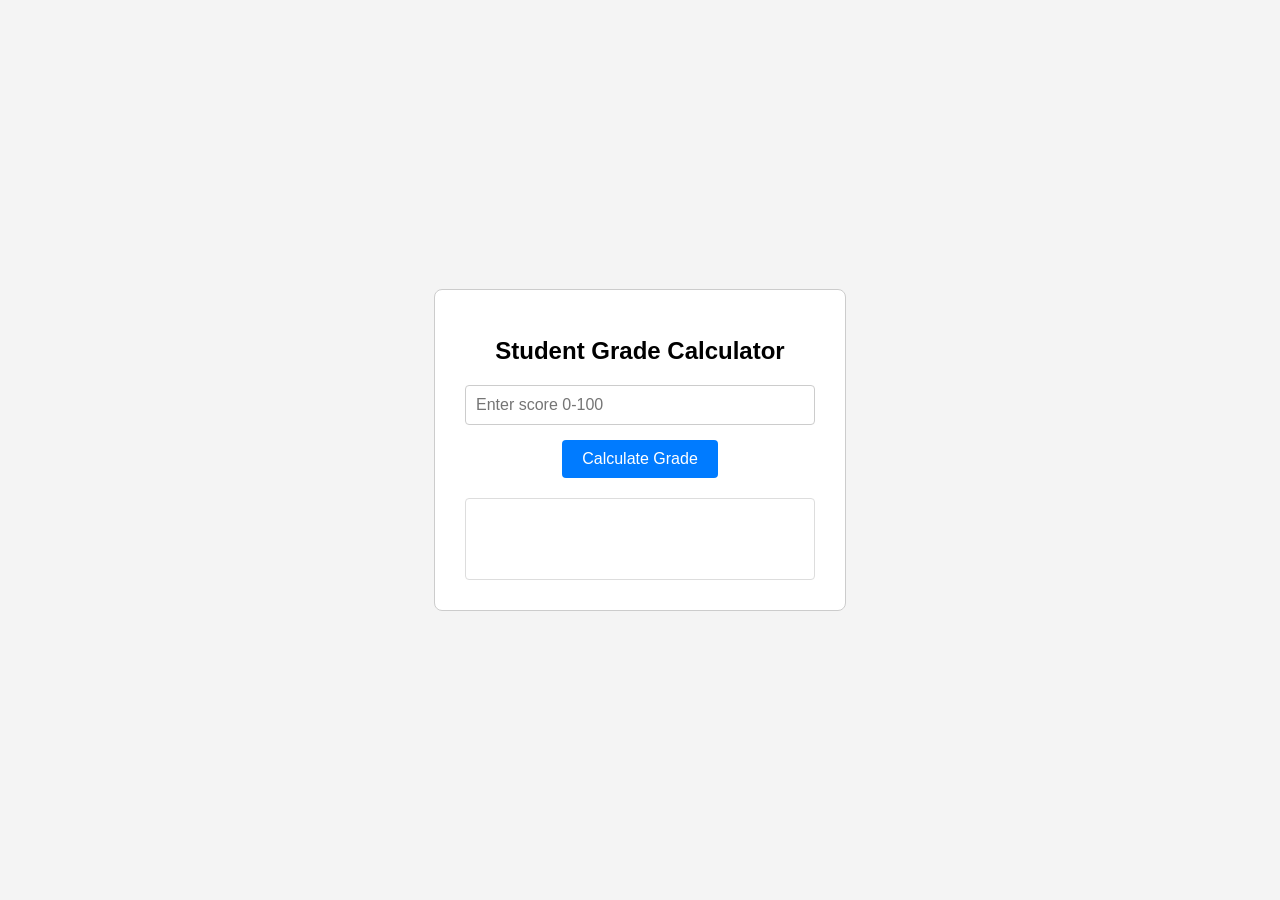
<file: DOM/index.html>
<!DOCTYPE html>
<html lang="en">
<head>
<meta charset="UTF-8">
<meta name="viewport" content="width=device-width, initial-scale=1.0">
<title>Student Grade Calculator</title>
<link rel="stylesheet" href="style.css">
</head>
<body>

<div class="container">
  <h1>Student Grade Calculator</h1>
  
  <input type="number" id="scoreInput" placeholder="Enter score 0-100">
  <br>
  <button id="calcBtn">Calculate Grade</button>
  
  <div id="results"></div>
</div>

<script src="script.js"></script>
</body>
</html>
</file>
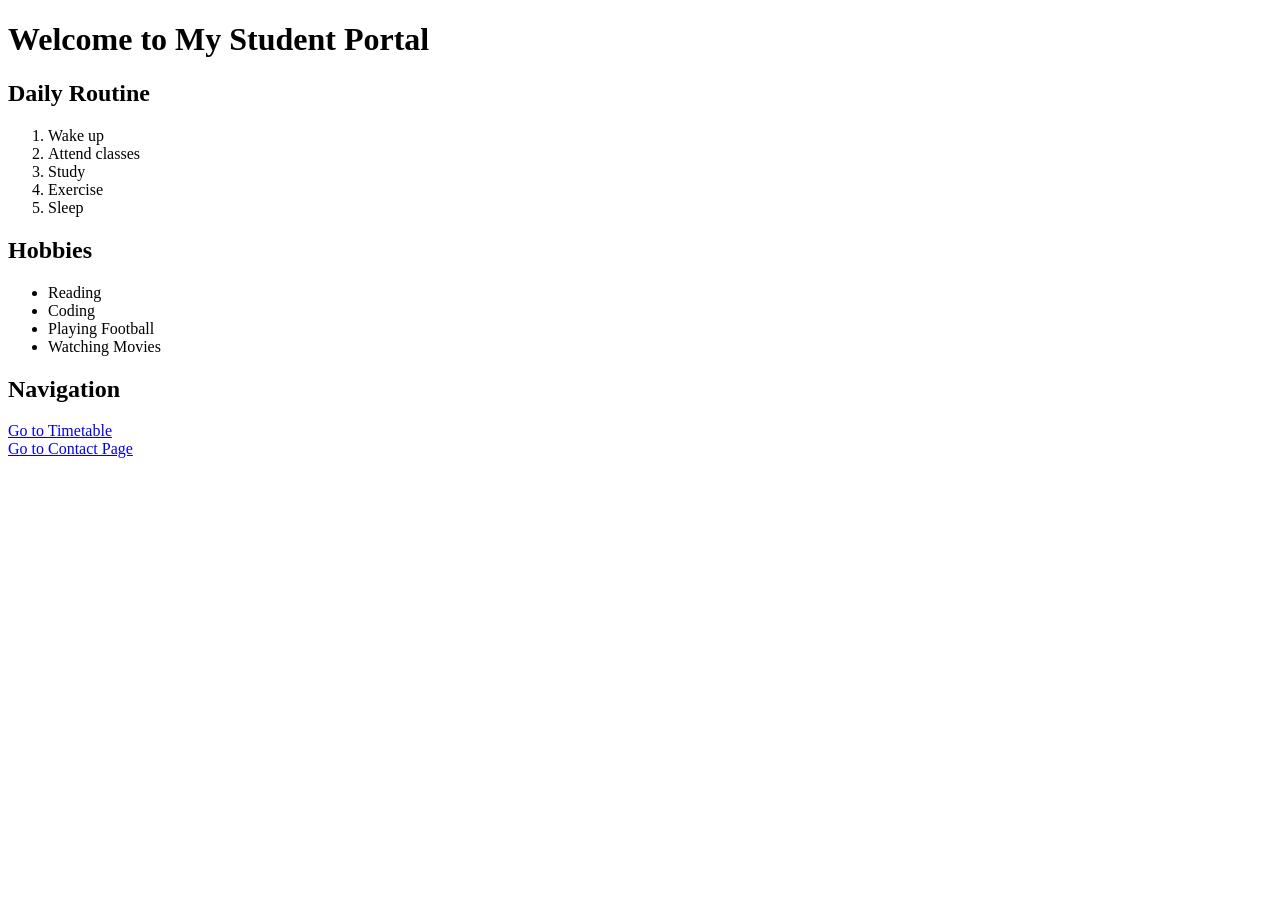
<file: week-02/index.html>
<!DOCTYPE html>
<html lang="en">
<head>
    <meta charset="UTF-8">
    <title>Home - Student Portal</title>
</head>
<body>

    <h1>Welcome to My Student Portal</h1>

    <h2>Daily Routine</h2>
    <ol>
        <li>Wake up</li>
        <li>Attend classes</li>
        <li>Study</li>
        <li>Exercise</li>
        <li>Sleep</li>
    </ol>

    <h2>Hobbies</h2>
    <ul>
        <li>Reading</li>
        <li>Coding</li>
        <li>Playing Football</li>
        <li>Watching Movies</li>
    </ul>

    <h2>Navigation</h2>
    <a href="timetable.html">Go to Timetable</a><br>
    <a href="contact.html">Go to Contact Page</a>

</body>
</html>
</file>
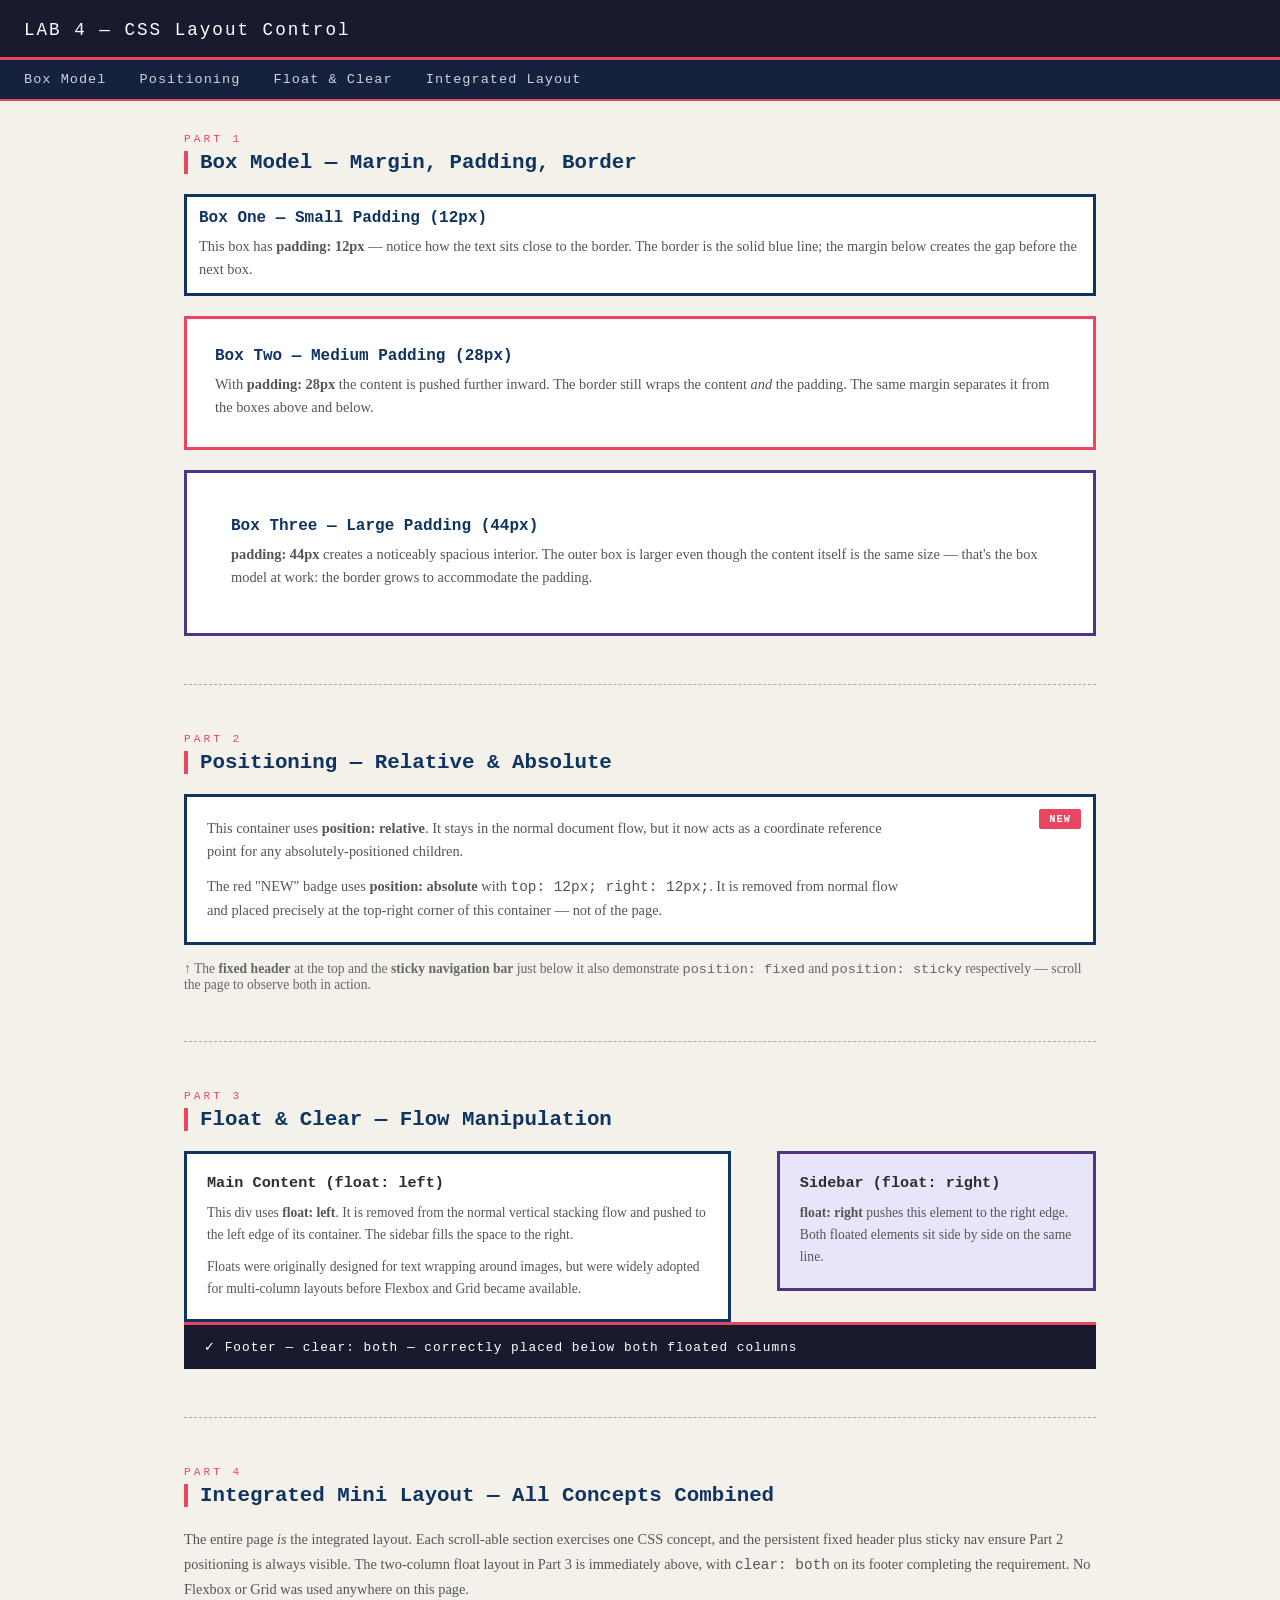
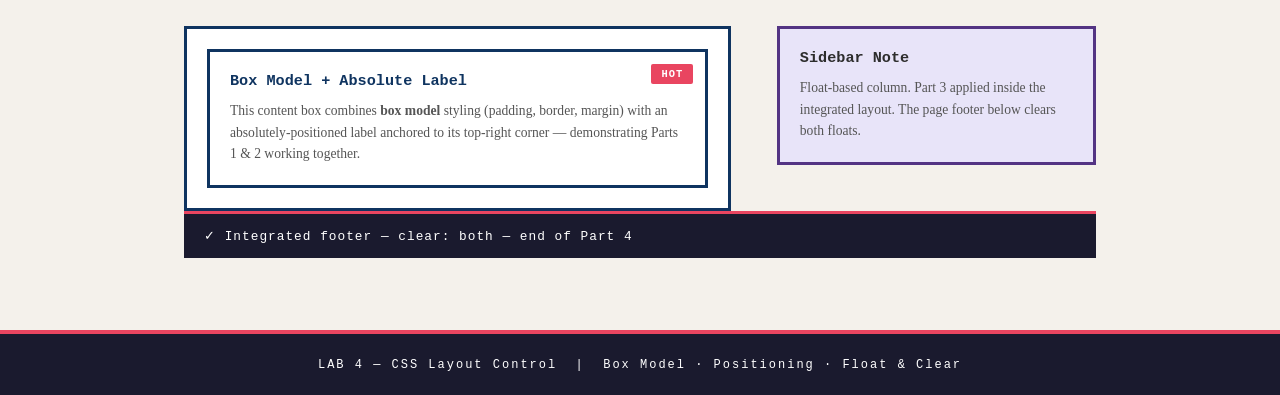
<file: week-04/index.html>
<!DOCTYPE html>
<html lang="en">
<head>
  <meta charset="UTF-8" />
  <meta name="viewport" content="width=device-width, initial-scale=1.0" />
  <title>LAB 4 — CSS Layout Control</title>
  <link rel="stylesheet" href="styles.css" />
</head>
<body>

  <!-- 
       PART 2 — FIXED HEADER
       position: fixed → stays visible even while scrolling.
       Taken out of normal document flow; body has padding-top
       in CSS to compensate so content isn't hidden behind it.
        -->
  <header class="fixed-header">
    LAB 4 — CSS Layout Control
  </header>

  <!--  
       PART 2 — STICKY NAVIGATION BAR
       position: sticky → scrolls normally until top: 0 is reached,
       then "sticks" in place until the parent element leaves view.
        -->
  <nav class="sticky-nav">
    <a href="#part1">Box Model</a>
    <a href="#part2">Positioning</a>
    <a href="#part3">Float &amp; Clear</a>
    <a href="#part4">Integrated Layout</a>
  </nav>

  <main class="page-wrapper">

    <!-- 
         PART 1 — BOX MODEL
         Every HTML element is a rectangular box:
           Content → Padding → Border → Margin
         The three .box elements below each use different padding
         values so the visual difference is immediately obvious.
          -->
    <section id="part1">
      <p class="section-label">Part 1</p>
      <h2 class="section-title">Box Model — Margin, Padding, Border</h2>

      <div class="box-stack">

        <!-- Box 1: small padding (12px) -->
        <div class="box box-1">
          <h3>Box One — Small Padding (12px)</h3>
          <p>
            This box has <strong>padding: 12px</strong> — notice how the text
            sits close to the border. The border is the solid blue line;
            the margin below creates the gap before the next box.
          </p>
        </div>

        <!-- Box 2: medium padding (28px) -->
        <div class="box box-2">
          <h3>Box Two — Medium Padding (28px)</h3>
          <p>
            With <strong>padding: 28px</strong> the content is pushed further
            inward. The border still wraps the content <em>and</em> the padding.
            The same margin separates it from the boxes above and below.
          </p>
        </div>

        <!-- Box 3: large padding (44px) -->
        <div class="box box-3">
          <h3>Box Three — Large Padding (44px)</h3>
          <p>
            <strong>padding: 44px</strong> creates a noticeably spacious interior.
            The outer box is larger even though the content itself is the same size —
            that's the box model at work: the border grows to accommodate the padding.
          </p>
        </div>

      </div><!-- /.box-stack -->
    </section>

    <hr class="section-divider" />

    <!-- 
         PART 2 — POSITIONING
         .pos-container → position: relative
           Establishes a coordinate origin for its children.
           The element stays in normal flow.

         .pos-label → position: absolute
           Removed from normal flow and placed at top/right
           relative to the nearest positioned ancestor
           (which is .pos-container).
         -->
    <section id="part2">
      <p class="section-label">Part 2</p>
      <h2 class="section-title">Positioning — Relative &amp; Absolute</h2>

      <div class="pos-container">
        <!-- Label anchored to top-right corner of the container -->
        <span class="pos-label">NEW</span>

        <p>
          This container uses <strong>position: relative</strong>.
          It stays in the normal document flow, but it now acts as a
          coordinate reference point for any absolutely-positioned children.
        </p>
        <p style="margin-top:12px;">
          The red "NEW" badge uses <strong>position: absolute</strong> with
          <code>top: 12px; right: 12px;</code>. It is removed from normal flow
          and placed precisely at the top-right corner of this container —
          not of the page.
        </p>
      </div>

      <p style="margin-top:16px; font-size:0.85rem; color:#666;">
        ↑ The <strong>fixed header</strong> at the top and the
        <strong>sticky navigation bar</strong> just below it also
        demonstrate <code>position: fixed</code> and
        <code>position: sticky</code> respectively — scroll the page to
        observe both in action.
      </p>
    </section>

    <hr class="section-divider" />

    <!--
         PART 3 — FLOAT & CLEAR
         .main-content → float: left  (60% width)
         .sidebar      → float: right (35% width)
         .float-footer → clear: both

         Without clear: both the footer would collapse behind the
         floated columns because floats are taken out of normal flow
         and their parent loses track of their height.
          -->
    <section id="part3">
      <p class="section-label">Part 3</p>
      <h2 class="section-title">Float &amp; Clear — Flow Manipulation</h2>

      <div class="float-layout">

        <!-- Main content — floats left -->
        <div class="main-content">
          <h3>Main Content (float: left)</h3>
          <p>
            This div uses <strong>float: left</strong>. It is removed from the
            normal vertical stacking flow and pushed to the left edge of its
            container. The sidebar fills the space to the right.
          </p>
          <p style="margin-top:10px;">
            Floats were originally designed for text wrapping around images,
            but were widely adopted for multi-column layouts before Flexbox
            and Grid became available.
          </p>
        </div>

        <!-- Sidebar — floats right -->
        <div class="sidebar">
          <h3>Sidebar (float: right)</h3>
          <p>
            <strong>float: right</strong> pushes this element to the right edge.
            Both floated elements sit side by side on the same line.
          </p>
        </div>

        <!-- Footer — MUST clear both floats -->
        <footer class="float-footer">
          ✓ Footer — clear: both — correctly placed below both floated columns
        </footer>

      </div><!-- /.float-layout -->
    </section>

    <hr class="section-divider" />

    <!-- 
         PART 4 — INTEGRATED MINI LAYOUT
         All three concepts combined on one page:
           ✓ Fixed header (top of page)
           ✓ Sticky nav (below header)
           ✓ Box model (Part 1 boxes above)
           ✓ Absolute-positioned label (Part 2 container above)
           ✓ Float-based two-column layout (Part 3 above)
           ✓ Footer with clear: both
         No Flexbox. No Grid. Only box model, position, and float.
          -->
    <section id="part4">
      <p class="section-label">Part 4</p>
      <h2 class="section-title">Integrated Mini Layout — All Concepts Combined</h2>

      <p style="font-size:0.9rem; line-height:1.7; color:#555;">
        The entire page <em>is</em> the integrated layout. Each scroll-able section
        exercises one CSS concept, and the persistent fixed header plus sticky nav
        ensure Part 2 positioning is always visible. The two-column float layout
        in Part 3 is immediately above, with <code>clear: both</code> on its footer
        completing the requirement. No Flexbox or Grid was used anywhere on this page.
      </p>

      <!-- Extra floated demo to reinforce Part 4 integration -->
      <div class="float-layout" style="margin-top: 24px;">
        <div class="main-content">
          <div class="box" style="margin-bottom:0; border-color:#0f3460; padding:20px; position:relative;">
            <span class="pos-label">HOT</span>
            <h3>Box Model + Absolute Label</h3>
            <p>
              This content box combines <strong>box model</strong> styling
              (padding, border, margin) with an absolutely-positioned label
              anchored to its top-right corner — demonstrating Parts 1 &amp; 2
              working together.
            </p>
          </div>
        </div>

        <div class="sidebar">
          <h3>Sidebar Note</h3>
          <p>
            Float-based column. Part 3 applied inside the integrated layout.
            The page footer below clears both floats.
          </p>
        </div>

        <footer class="float-footer">
          ✓ Integrated footer — clear: both — end of Part 4
        </footer>
      </div>

    </section>

  </main>

  <!--  footer -->
  <footer class="page-footer">
    LAB 4 — CSS Layout Control &nbsp;|&nbsp; Box Model · Positioning · Float &amp; Clear
  </footer>

</body>
</html>
</file>
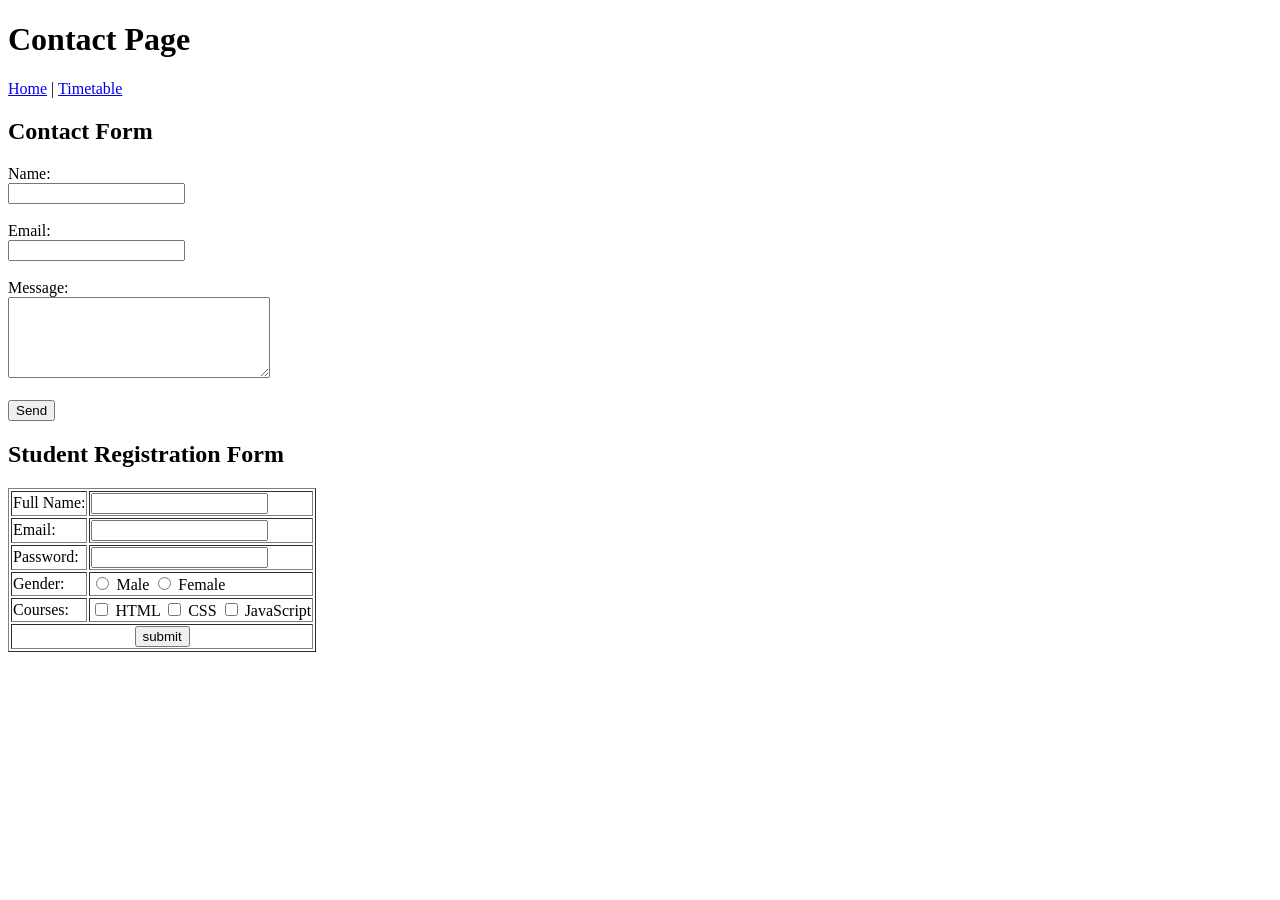
<file: week-02/contact.html>
<!DOCTYPE html>
<html lang="en">
<head>
    <meta charset="UTF-8">
    <title>Contact</title>
</head>
<body>

    <h1>Contact Page</h1>

    <a href="index.html">Home</a> |
    <a href="timetable.html">Timetable</a>

    <h2>Contact Form</h2>
    <form>
        Name: <br>
        <input type="text" required><br><br>

        Email: <br>
        <input type="email" required><br><br>

        Message: <br>
        <textarea rows="5" cols="30"></textarea><br><br>

        <input type="submit" value="Send">
    </form>

    <h2>Student Registration Form</h2>

    <form>
        <table border="1">
            <tr>
                <td>Full Name:</td>
                <td><input type="text" required></td>
            </tr>

            <tr>
                <td>Email:</td>
                <td><input type="email" required></td>
            </tr>

            <tr>
                <td>Password:</td>
                <td><input type="password" required></td>
            </tr>

            <tr>
                <td>Gender:</td>
                <td>
                    <input type="radio" name="gender"> Male
                    <input type="radio" name="gender"> Female
                </td>
            </tr>

            <tr>
                <td>Courses:</td>
                <td>
                    <input type="checkbox"> HTML
                    <input type="checkbox"> CSS
                    <input type="checkbox"> JavaScript
                </td>
            </tr>

            <tr>
                <td colspan="2" align="center">
                    <input type="submit" value="submit">
                </td>
            </tr>
        </table>
    </form>

</body>
</html>
</file>
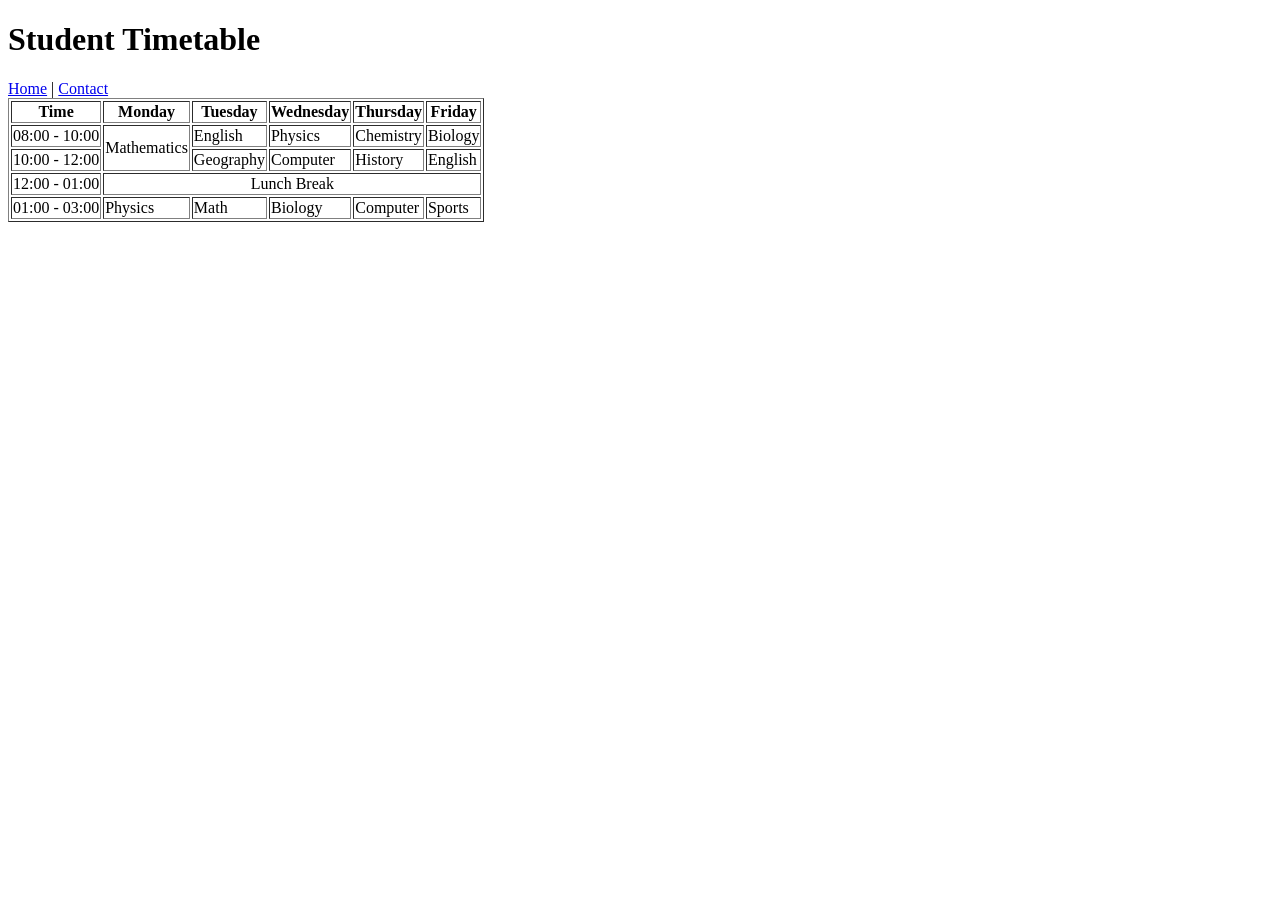
<file: week-02/timetable.html>
<!DOCTYPE html>
<html lang="en">
<head>
    <meta charset="UTF-8">
    <title>Timetable</title>
</head>
<body>

    <h1>Student Timetable</h1>

    <a href="index.html">Home</a> |
    <a href="contact.html">Contact</a>

    <table border="1">
        <thead>
            <tr>
                <th>Time</th>
                <th>Monday</th>
                <th>Tuesday</th>
                <th>Wednesday</th>
                <th>Thursday</th>
                <th>Friday</th>
            </tr>
        </thead>

        <tbody>
            <tr>
                <td>08:00 - 10:00</td>
                <td rowspan="2">Mathematics</td>
                <td>English</td>
                <td>Physics</td>
                <td>Chemistry</td>
                <td>Biology</td>
            </tr>

            <tr>
                <td>10:00 - 12:00</td>
                <td>Geography</td>
                <td>Computer</td>
                <td>History</td>
                <td>English</td>
            </tr>

            <tr>
                <td>12:00 - 01:00</td>
                <td colspan="5" align="center">Lunch Break</td>
            </tr>

            <tr>
                <td>01:00 - 03:00</td>
                <td>Physics</td>
                <td>Math</td>
                <td>Biology</td>
                <td>Computer</td>
                <td>Sports</td>
            </tr>
        </tbody>
    </table>

</body>
</html>
</file>
<file: DOM/style.css>
body {
  font-family: Arial, sans-serif;
  background-color: #f4f4f4;
  display: flex;
  justify-content: center;
  align-items: center;
  height: 100vh;
  margin: 0;
}

.container {
  background-color: #fff;
  padding: 30px;
  border: 1px solid #ccc;
  border-radius: 8px;
  text-align: center;
  width: 350px;
}

h1 {
  margin-bottom: 20px;
  font-size: 24px;
}

#scoreInput {
  width: 100%;
  padding: 10px;
  margin-bottom: 15px;
  border: 1px solid #ccc;
  border-radius: 4px;
  font-size: 16px;
  box-sizing: border-box;
}

#calcBtn {
  padding: 10px 20px;
  background-color: #007bff;
  color: white;
  border: none;
  border-radius: 4px;
  font-size: 16px;
  cursor: pointer;
  margin-bottom: 20px;
}

#calcBtn:hover {
  background-color: #0056b3;
}

#results {
  padding: 15px;
  border: 1px solid #ddd;
  border-radius: 4px;
  min-height: 50px;
  font-size: 18px;
}

.grade-A { color: green; font-weight: bold; }
.grade-B { color: #2e8b57; font-weight: bold; }
.grade-C { color: orange; font-weight: bold; }
.grade-D { color: #ff8c00; font-weight: bold; }
.grade-F { color: red; font-weight: bold; }
.error { color: red; font-weight: bold; }
</file>
<file: week-04/styles.css>
/* 
   LAB 4: CSS Layout Control
   Covers: Box Model | Positioning | Float & Clear
    */

/* ── Reset & Base ─────────────────────────────────────────── */
* {
  box-sizing: border-box;
  margin: 0;
  padding: 0;
}

:root {
  --clr-bg:       #f4f1eb;
  --clr-header:   #1a1a2e;
  --clr-nav:      #16213e;
  --clr-accent:   #e94560;
  --clr-main:     #0f3460;
  --clr-sidebar:  #533483;
  --clr-footer:   #1a1a2e;
  --clr-text:     #2d2d2d;
  --clr-light:    #ffffff;
  --font-body:    'Georgia', serif;
  --font-head:    'Courier New', monospace;
}

body {
  font-family: var(--font-body);
  background-color: var(--clr-bg);
  color: var(--clr-text);
  padding-top: 60px; /* offset for fixed header */
}

/* 
   PART 2 — FIXED HEADER
   position: fixed keeps it on screen during scroll
   */
.fixed-header {
  position: fixed;        /* stays at top on scroll */
  top: 0;
  left: 0;
  width: 100%;
  height: 60px;
  background-color: var(--clr-header);
  color: var(--clr-light);
  display: block;
  line-height: 60px;
  padding-left: 24px;
  font-family: var(--font-head);
  font-size: 1.1rem;
  letter-spacing: 2px;
  z-index: 1000;
  border-bottom: 3px solid var(--clr-accent);
}

/* 
   PART 2 — STICKY NAVIGATION BAR
   position: sticky scrolls with page until it hits top: 0,
   then sticks in place
     */
.sticky-nav {
  position: sticky;       /* sticks once scrolled to top */
  top: 0;
  background-color: var(--clr-nav);
  color: var(--clr-light);
  padding: 12px 24px;
  font-family: var(--font-head);
  font-size: 0.85rem;
  letter-spacing: 1px;
  z-index: 900;
  border-bottom: 2px solid var(--clr-accent);
}

.sticky-nav a {
  color: var(--clr-light);
  text-decoration: none;
  margin-right: 24px;
  opacity: 0.8;
  transition: opacity 0.2s;
}

.sticky-nav a:hover {
  opacity: 1;
  color: var(--clr-accent);
}

/*  Page wrapper */
.page-wrapper {
  max-width: 960px;
  margin: 0 auto;
  padding: 32px 24px;
}

.section-label {
  font-family: var(--font-head);
  font-size: 0.7rem;
  letter-spacing: 3px;
  text-transform: uppercase;
  color: var(--clr-accent);
  margin-bottom: 6px;
}

.section-title {
  font-family: var(--font-head);
  font-size: 1.3rem;
  color: var(--clr-main);
  margin-bottom: 20px;
  border-left: 4px solid var(--clr-accent);
  padding-left: 12px;
}

.section-divider {
  border: none;
  border-top: 1px dashed #aaa;
  margin: 48px 0;
}


.box {
  background-color: var(--clr-light);
  border: 3px solid var(--clr-main);  /* visible boundary */
  padding: 24px;                       /* internal spacing */
  margin-bottom: 20px;                 /* external spacing between boxes */
  position: relative;                  /* needed for absolute badge inside */
}

.box h3 {
  font-family: var(--font-head);
  font-size: 1rem;
  color: var(--clr-main);
  margin-bottom: 8px;
}

.box p {
  font-size: 0.9rem;
  line-height: 1.6;
  color: #555;
}

/* Each box gets slightly different padding to show the effect */
.box-1 { padding: 12px; border-color: var(--clr-main); }
.box-2 { padding: 28px; border-color: var(--clr-accent); }
.box-3 { padding: 44px; border-color: var(--clr-sidebar); }

/* 
   PART 2 — POSITIONING
   .pos-container: relative → establishes coordinate origin
   .pos-label:     absolute → anchored to .pos-container corner
    */
.pos-container {
  position: relative;           /* coordinate origin for children */
  border: 3px solid var(--clr-main);
  padding: 20px;
  background: var(--clr-light);
  margin-top: 12px;
}

.pos-container p {
  font-size: 0.9rem;
  line-height: 1.6;
  color: #555;
  max-width: 80%;
}

.pos-label {
  position: absolute;           /* removed from normal flow */
  top: 12px;                    /* 12px from container's top */
  right: 12px;                  /* 12px from container's right */
  background-color: var(--clr-accent);
  color: var(--clr-light);
  font-family: var(--font-head);
  font-size: 0.65rem;
  font-weight: bold;
  letter-spacing: 1px;
  padding: 4px 10px;
  border-radius: 2px;
}


.main-content {
  float: left;            /* pulls element out of normal flow */
  width: 60%;
  background-color: var(--clr-light);
  border: 3px solid var(--clr-main);
  padding: 20px;
}

.sidebar {
  float: right;           /* sits on right, other content wraps */
  width: 35%;
  background-color: #e8e4f9;
  border: 3px solid var(--clr-sidebar);
  padding: 20px;
}

.main-content h3,
.sidebar h3 {
  font-family: var(--font-head);
  font-size: 0.95rem;
  margin-bottom: 10px;
}

.main-content p,
.sidebar p {
  font-size: 0.85rem;
  line-height: 1.6;
  color: #555;
}

.float-footer {
  clear: both;            /* CRITICAL: forces footer below both floats */
  background-color: var(--clr-footer);
  color: var(--clr-light);
  padding: 14px 20px;
  font-family: var(--font-head);
  font-size: 0.8rem;
  letter-spacing: 1px;
  margin-top: 0;          /* no gap needed; clear:both handles placement */
  border-top: 3px solid var(--clr-accent);
}

/*
   PART 4 — PAGE FOOTER (integrated layout)
    */
.page-footer {
  clear: both;
  background-color: var(--clr-footer);
  color: var(--clr-light);
  text-align: center;
  padding: 24px;
  font-family: var(--font-head);
  font-size: 0.75rem;
  letter-spacing: 2px;
  margin-top: 40px;
  border-top: 4px solid var(--clr-accent);
}
</file>
